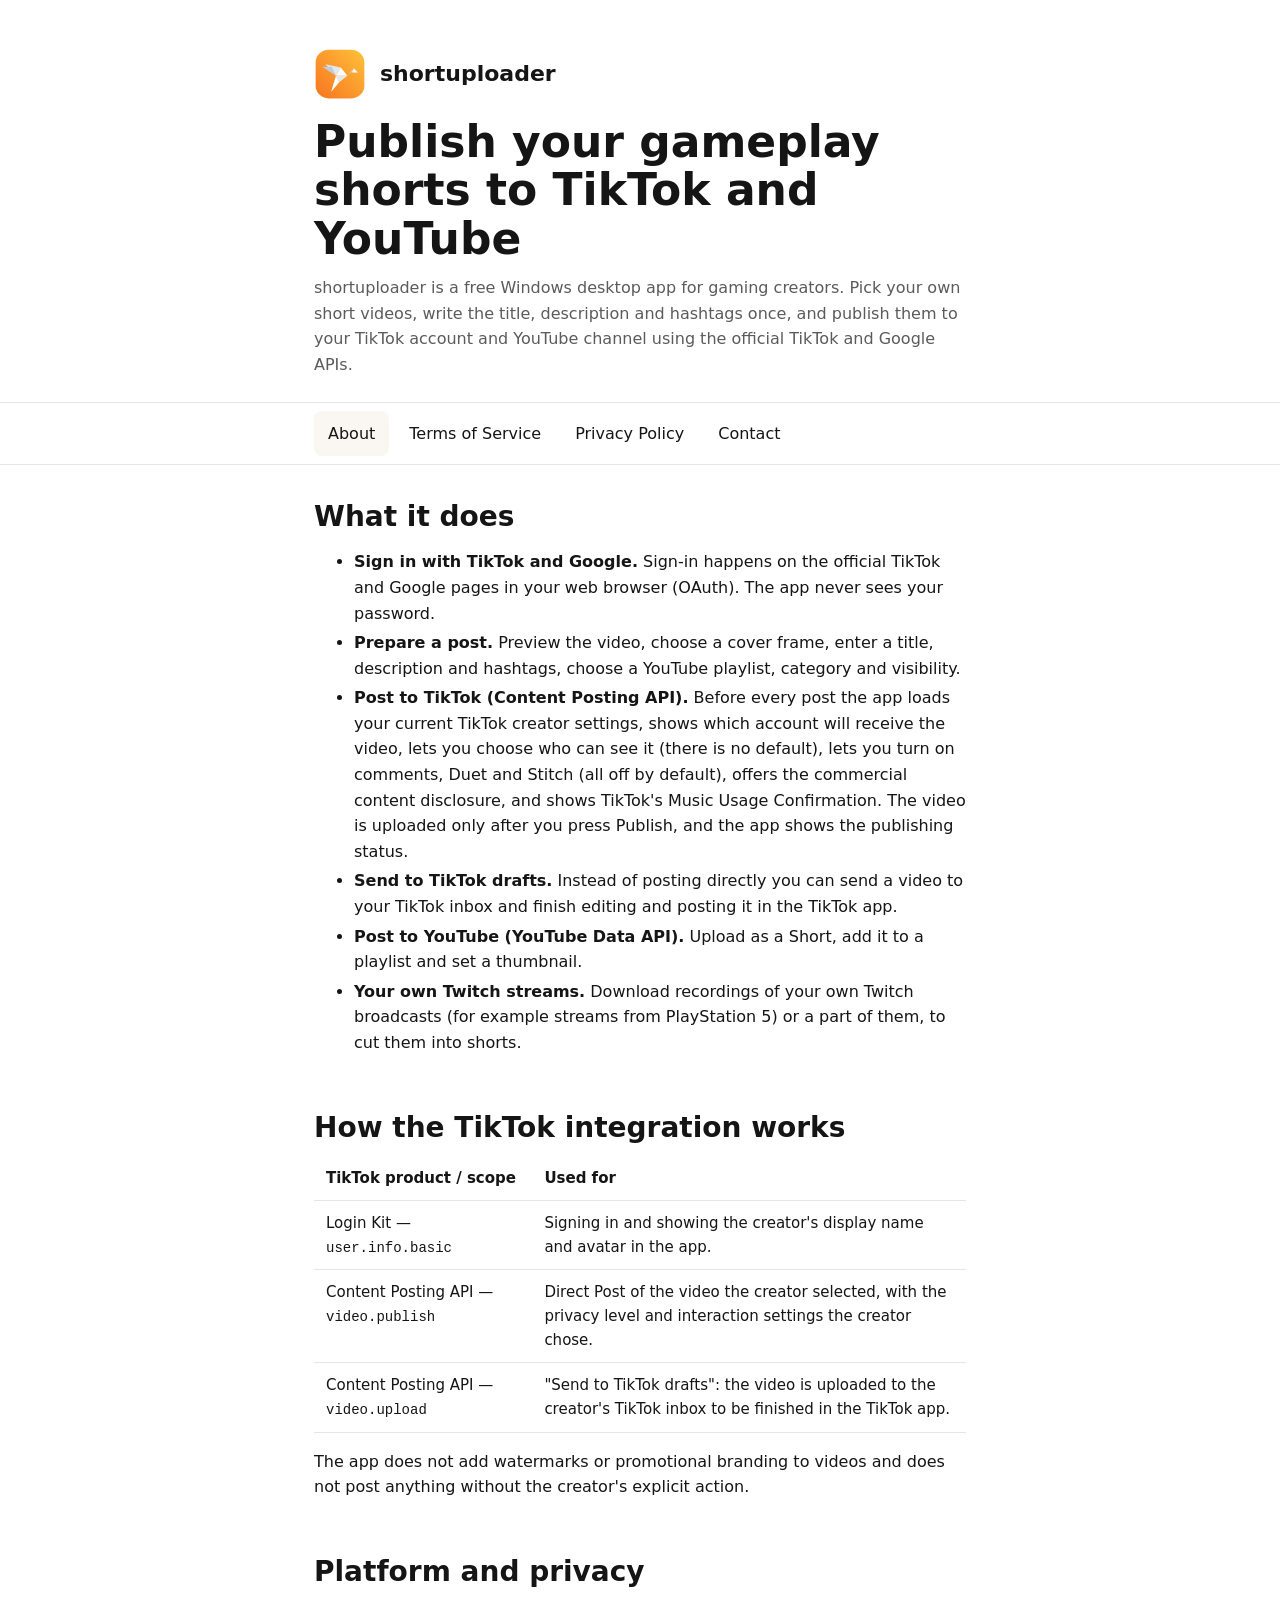
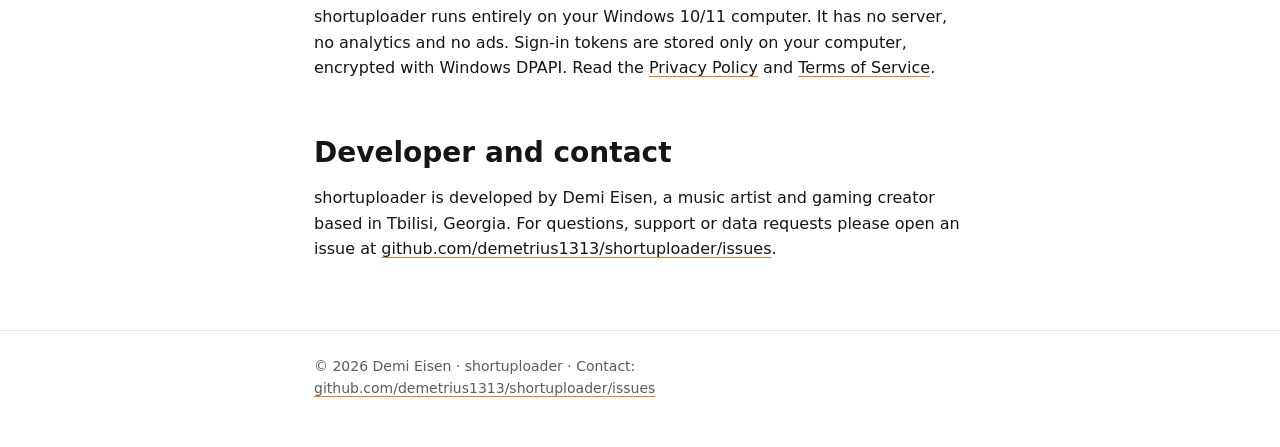
<file: index.html>
<!DOCTYPE html>
<html lang="en">
<head>
<meta charset="utf-8">
<meta name="viewport" content="width=device-width, initial-scale=1">
<title>shortuploader — publish gameplay shorts to TikTok and YouTube</title>
<link rel="stylesheet" href="style.css">
</head>
<body>
<header><div class="wrap">
<a class="brand" href="./"><svg width="52" height="52" viewBox="0 0 64 64" aria-hidden="true"><defs><linearGradient id="g" x1="0" y1="1" x2="1" y2="0"><stop offset="0" stop-color="#f7741f"/><stop offset="1" stop-color="#ffc23a"/></linearGradient></defs><rect x="2" y="2" width="60" height="60" rx="16" fill="url(#g)"/><polygon points="14,20 33,24 27,34" fill="#e3e8ee"/><polygon points="10,23 22,23 27,34" fill="#c3ccd6"/><polygon points="33,24 41,34 27,34" fill="#ffffff"/><polygon points="41,34 47,27 52,27 44,31" fill="#c9d1da"/><polygon points="49,25 54,30 47,30" fill="#ffffff"/><polygon points="27,34 41,34 31,42" fill="#e3e8ee"/><polygon points="27,34 31,42 21,54" fill="#ffffff"/></svg><b>shortuploader</b></a>
<h1>Publish your gameplay shorts to TikTok and YouTube</h1>
<p class="lede">shortuploader is a free Windows desktop app for gaming creators. Pick your own short videos, write the title, description and hashtags once, and publish them to your TikTok account and YouTube channel using the official TikTok and Google APIs.</p>
</div></header>
<nav aria-label="Site"><div class="wrap">
<a href="./" aria-current="page">About</a>
<a href="terms.html">Terms of Service</a>
<a href="privacy.html">Privacy Policy</a>
<a href="https://github.com/demetrius1313/shortuploader/issues">Contact</a>
</div></nav>
<main class="wrap">
<section>
<h2>What it does</h2>
<ul>
<li><strong>Sign in with TikTok and Google.</strong> Sign-in happens on the official TikTok and Google pages in your web browser (OAuth). The app never sees your password.</li>
<li><strong>Prepare a post.</strong> Preview the video, choose a cover frame, enter a title, description and hashtags, choose a YouTube playlist, category and visibility.</li>
<li><strong>Post to TikTok (Content Posting API).</strong> Before every post the app loads your current TikTok creator settings, shows which account will receive the video, lets you choose who can see it (there is no default), lets you turn on comments, Duet and Stitch (all off by default), offers the commercial content disclosure, and shows TikTok's Music Usage Confirmation. The video is uploaded only after you press Publish, and the app shows the publishing status.</li>
<li><strong>Send to TikTok drafts.</strong> Instead of posting directly you can send a video to your TikTok inbox and finish editing and posting it in the TikTok app.</li>
<li><strong>Post to YouTube (YouTube Data API).</strong> Upload as a Short, add it to a playlist and set a thumbnail.</li>
<li><strong>Your own Twitch streams.</strong> Download recordings of your own Twitch broadcasts (for example streams from PlayStation 5) or a part of them, to cut them into shorts.</li>
</ul>
</section>
<section>
<h2>How the TikTok integration works</h2>
<table>
<tr><th>TikTok product / scope</th><th>Used for</th></tr>
<tr><td>Login Kit — <code>user.info.basic</code></td><td>Signing in and showing the creator's display name and avatar in the app.</td></tr>
<tr><td>Content Posting API — <code>video.publish</code></td><td>Direct Post of the video the creator selected, with the privacy level and interaction settings the creator chose.</td></tr>
<tr><td>Content Posting API — <code>video.upload</code></td><td>"Send to TikTok drafts": the video is uploaded to the creator's TikTok inbox to be finished in the TikTok app.</td></tr>
</table>
<p>The app does not add watermarks or promotional branding to videos and does not post anything without the creator's explicit action.</p>
</section>
<section>
<h2>Platform and privacy</h2>
<p>shortuploader runs entirely on your Windows 10/11 computer. It has no server, no analytics and no ads. Sign-in tokens are stored only on your computer, encrypted with Windows DPAPI. Read the <a href="privacy.html">Privacy Policy</a> and <a href="terms.html">Terms of Service</a>.</p>
</section>
<section>
<h2>Developer and contact</h2>
<p>shortuploader is developed by Demi Eisen, a music artist and gaming creator based in Tbilisi, Georgia. For questions, support or data requests please open an issue at <a href="https://github.com/demetrius1313/shortuploader/issues">github.com/demetrius1313/shortuploader/issues</a>.</p>
</section>
</main>
<footer><div class="wrap">© 2026 Demi Eisen · shortuploader · Contact: <a href="https://github.com/demetrius1313/shortuploader/issues">github.com/demetrius1313/shortuploader/issues</a></div></footer>
</body>
</html>
</file>
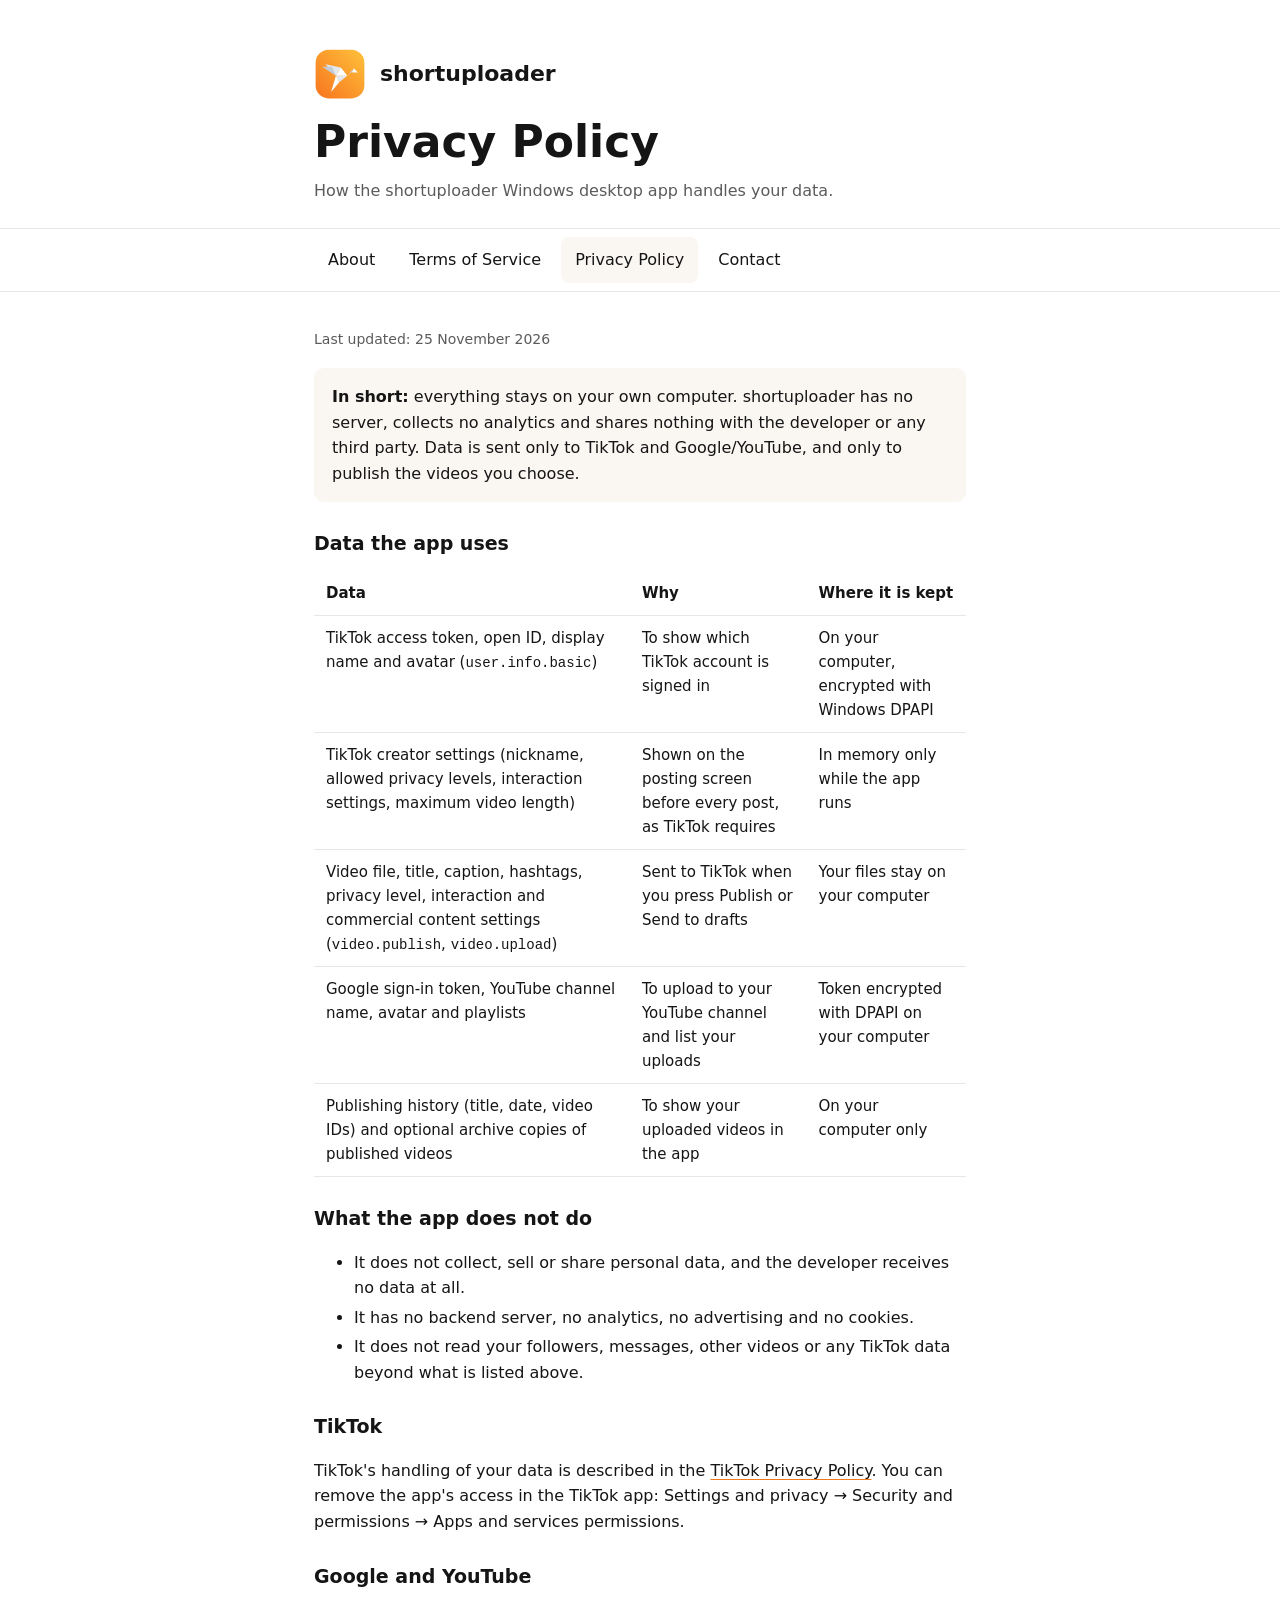
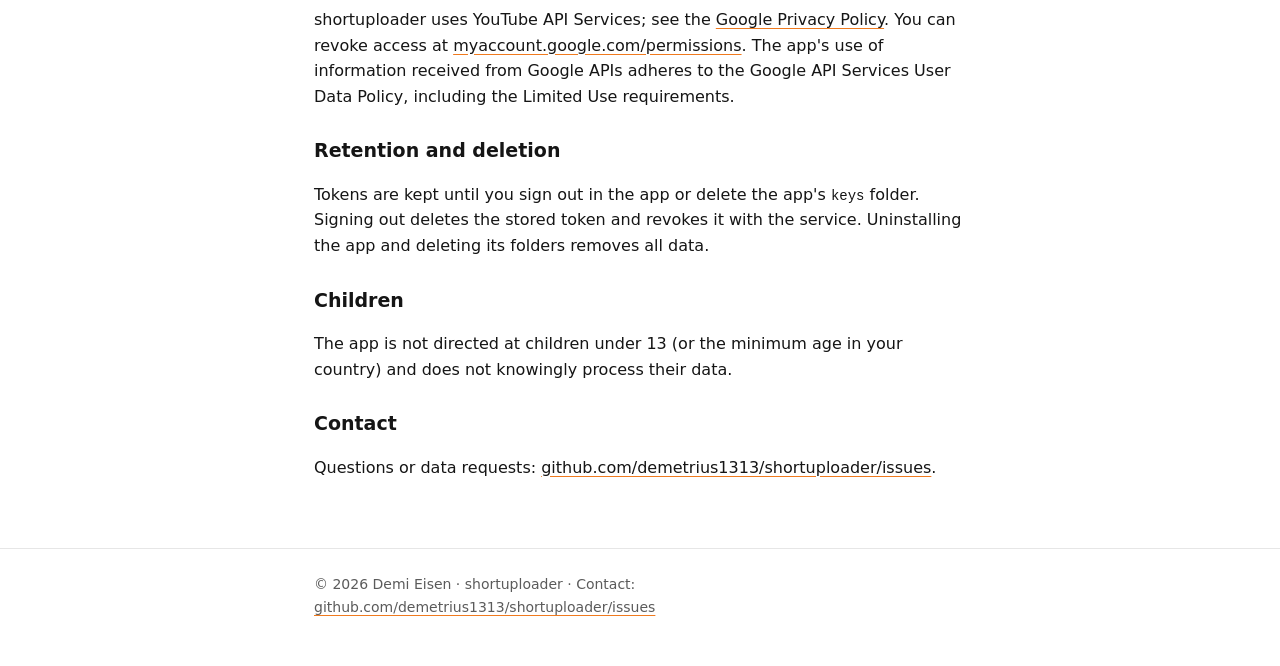
<file: privacy.html>
<!DOCTYPE html>
<html lang="en">
<head>
<meta charset="utf-8">
<meta name="viewport" content="width=device-width, initial-scale=1">
<title>shortuploader — Privacy Policy</title>
<link rel="stylesheet" href="style.css">
</head>
<body>
<header><div class="wrap">
<a class="brand" href="./"><svg width="52" height="52" viewBox="0 0 64 64" aria-hidden="true"><defs><linearGradient id="g" x1="0" y1="1" x2="1" y2="0"><stop offset="0" stop-color="#f7741f"/><stop offset="1" stop-color="#ffc23a"/></linearGradient></defs><rect x="2" y="2" width="60" height="60" rx="16" fill="url(#g)"/><polygon points="14,20 33,24 27,34" fill="#e3e8ee"/><polygon points="10,23 22,23 27,34" fill="#c3ccd6"/><polygon points="33,24 41,34 27,34" fill="#ffffff"/><polygon points="41,34 47,27 52,27 44,31" fill="#c9d1da"/><polygon points="49,25 54,30 47,30" fill="#ffffff"/><polygon points="27,34 41,34 31,42" fill="#e3e8ee"/><polygon points="27,34 31,42 21,54" fill="#ffffff"/></svg><b>shortuploader</b></a>
<h1>Privacy Policy</h1>
<p class="lede">How the shortuploader Windows desktop app handles your data.</p>
</div></header>
<nav aria-label="Site"><div class="wrap">
<a href="./">About</a>
<a href="terms.html">Terms of Service</a>
<a href="privacy.html" aria-current="page">Privacy Policy</a>
<a href="https://github.com/demetrius1313/shortuploader/issues">Contact</a>
</div></nav>
<main class="wrap">
<section>
<p class="updated">Last updated: 25 November 2026</p>
<div class="note"><strong>In short:</strong> everything stays on your own computer. shortuploader has no server, collects no analytics and shares nothing with the developer or any third party. Data is sent only to TikTok and Google/YouTube, and only to publish the videos you choose.</div>
<h3>Data the app uses</h3>
<table>
<tr><th>Data</th><th>Why</th><th>Where it is kept</th></tr>
<tr><td>TikTok access token, open ID, display name and avatar (<code>user.info.basic</code>)</td><td>To show which TikTok account is signed in</td><td>On your computer, encrypted with Windows DPAPI</td></tr>
<tr><td>TikTok creator settings (nickname, allowed privacy levels, interaction settings, maximum video length)</td><td>Shown on the posting screen before every post, as TikTok requires</td><td>In memory only while the app runs</td></tr>
<tr><td>Video file, title, caption, hashtags, privacy level, interaction and commercial content settings (<code>video.publish</code>, <code>video.upload</code>)</td><td>Sent to TikTok when you press Publish or Send to drafts</td><td>Your files stay on your computer</td></tr>
<tr><td>Google sign-in token, YouTube channel name, avatar and playlists</td><td>To upload to your YouTube channel and list your uploads</td><td>Token encrypted with DPAPI on your computer</td></tr>
<tr><td>Publishing history (title, date, video IDs) and optional archive copies of published videos</td><td>To show your uploaded videos in the app</td><td>On your computer only</td></tr>
</table>
<h3>What the app does not do</h3>
<ul>
<li>It does not collect, sell or share personal data, and the developer receives no data at all.</li>
<li>It has no backend server, no analytics, no advertising and no cookies.</li>
<li>It does not read your followers, messages, other videos or any TikTok data beyond what is listed above.</li>
</ul>
<h3>TikTok</h3>
<p>TikTok's handling of your data is described in the <a href="https://www.tiktok.com/legal/page/global/privacy-policy/en">TikTok Privacy Policy</a>. You can remove the app's access in the TikTok app: Settings and privacy → Security and permissions → Apps and services permissions.</p>
<h3>Google and YouTube</h3>
<p>shortuploader uses YouTube API Services; see the <a href="https://policies.google.com/privacy">Google Privacy Policy</a>. You can revoke access at <a href="https://myaccount.google.com/permissions">myaccount.google.com/permissions</a>. The app's use of information received from Google APIs adheres to the Google API Services User Data Policy, including the Limited Use requirements.</p>
<h3>Retention and deletion</h3>
<p>Tokens are kept until you sign out in the app or delete the app's <code>keys</code> folder. Signing out deletes the stored token and revokes it with the service. Uninstalling the app and deleting its folders removes all data.</p>
<h3>Children</h3>
<p>The app is not directed at children under 13 (or the minimum age in your country) and does not knowingly process their data.</p>
<h3>Contact</h3>
<p>Questions or data requests: <a href="https://github.com/demetrius1313/shortuploader/issues">github.com/demetrius1313/shortuploader/issues</a>.</p>
</section>
</main>
<footer><div class="wrap">© 2026 Demi Eisen · shortuploader · Contact: <a href="https://github.com/demetrius1313/shortuploader/issues">github.com/demetrius1313/shortuploader/issues</a></div></footer>
</body>
</html>
</file>
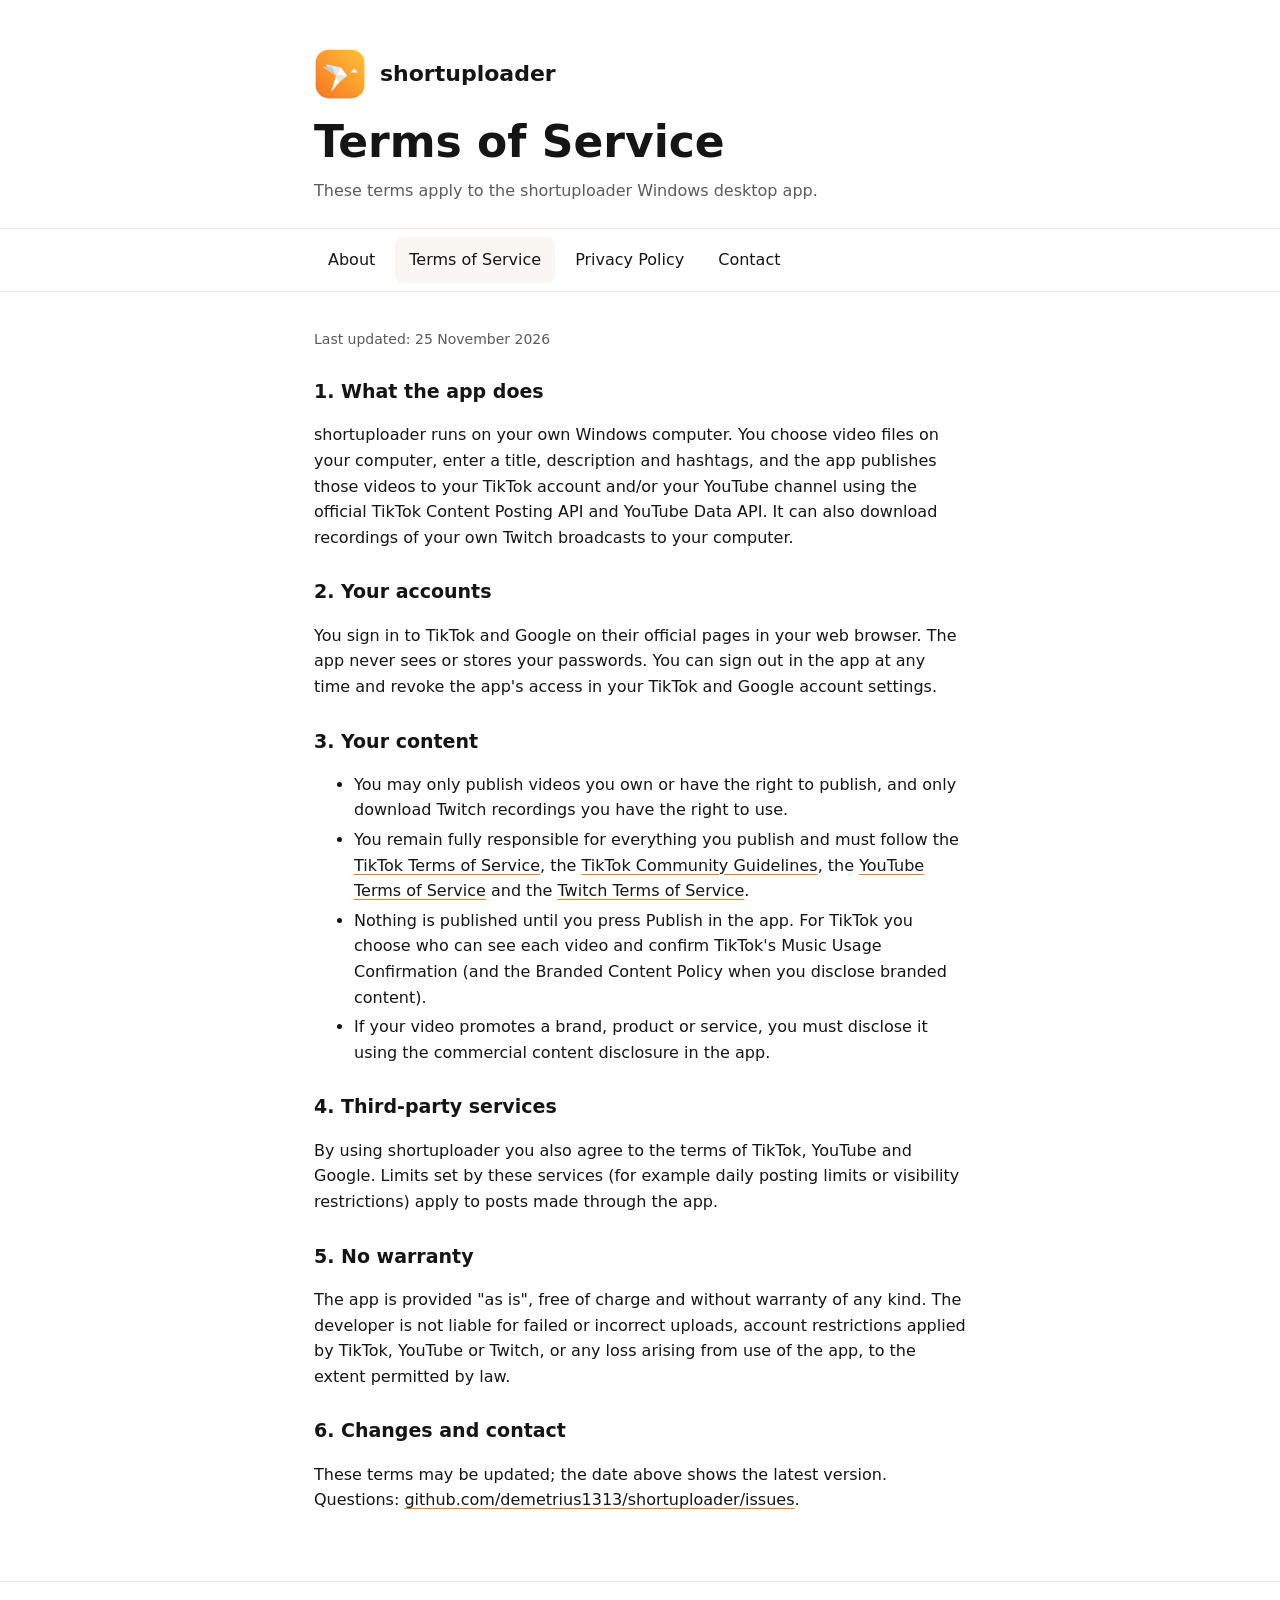
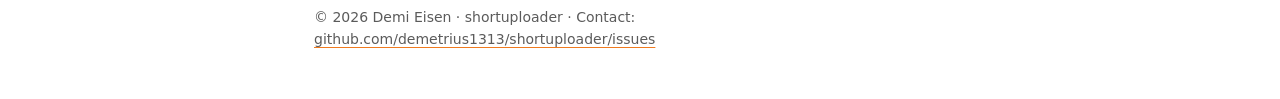
<file: terms.html>
<!DOCTYPE html>
<html lang="en">
<head>
<meta charset="utf-8">
<meta name="viewport" content="width=device-width, initial-scale=1">
<title>shortuploader — Terms of Service</title>
<link rel="stylesheet" href="style.css">
</head>
<body>
<header><div class="wrap">
<a class="brand" href="./"><svg width="52" height="52" viewBox="0 0 64 64" aria-hidden="true"><defs><linearGradient id="g" x1="0" y1="1" x2="1" y2="0"><stop offset="0" stop-color="#f7741f"/><stop offset="1" stop-color="#ffc23a"/></linearGradient></defs><rect x="2" y="2" width="60" height="60" rx="16" fill="url(#g)"/><polygon points="14,20 33,24 27,34" fill="#e3e8ee"/><polygon points="10,23 22,23 27,34" fill="#c3ccd6"/><polygon points="33,24 41,34 27,34" fill="#ffffff"/><polygon points="41,34 47,27 52,27 44,31" fill="#c9d1da"/><polygon points="49,25 54,30 47,30" fill="#ffffff"/><polygon points="27,34 41,34 31,42" fill="#e3e8ee"/><polygon points="27,34 31,42 21,54" fill="#ffffff"/></svg><b>shortuploader</b></a>
<h1>Terms of Service</h1>
<p class="lede">These terms apply to the shortuploader Windows desktop app.</p>
</div></header>
<nav aria-label="Site"><div class="wrap">
<a href="./">About</a>
<a href="terms.html" aria-current="page">Terms of Service</a>
<a href="privacy.html">Privacy Policy</a>
<a href="https://github.com/demetrius1313/shortuploader/issues">Contact</a>
</div></nav>
<main class="wrap">
<section>
<p class="updated">Last updated: 25 November 2026</p>
<h3>1. What the app does</h3>
<p>shortuploader runs on your own Windows computer. You choose video files on your computer, enter a title, description and hashtags, and the app publishes those videos to your TikTok account and/or your YouTube channel using the official TikTok Content Posting API and YouTube Data API. It can also download recordings of your own Twitch broadcasts to your computer.</p>
<h3>2. Your accounts</h3>
<p>You sign in to TikTok and Google on their official pages in your web browser. The app never sees or stores your passwords. You can sign out in the app at any time and revoke the app's access in your TikTok and Google account settings.</p>
<h3>3. Your content</h3>
<ul>
<li>You may only publish videos you own or have the right to publish, and only download Twitch recordings you have the right to use.</li>
<li>You remain fully responsible for everything you publish and must follow the <a href="https://www.tiktok.com/legal/page/global/terms-of-service/en">TikTok Terms of Service</a>, the <a href="https://www.tiktok.com/community-guidelines">TikTok Community Guidelines</a>, the <a href="https://www.youtube.com/t/terms">YouTube Terms of Service</a> and the <a href="https://www.twitch.tv/p/legal/terms-of-service/">Twitch Terms of Service</a>.</li>
<li>Nothing is published until you press Publish in the app. For TikTok you choose who can see each video and confirm TikTok's Music Usage Confirmation (and the Branded Content Policy when you disclose branded content).</li>
<li>If your video promotes a brand, product or service, you must disclose it using the commercial content disclosure in the app.</li>
</ul>
<h3>4. Third-party services</h3>
<p>By using shortuploader you also agree to the terms of TikTok, YouTube and Google. Limits set by these services (for example daily posting limits or visibility restrictions) apply to posts made through the app.</p>
<h3>5. No warranty</h3>
<p>The app is provided "as is", free of charge and without warranty of any kind. The developer is not liable for failed or incorrect uploads, account restrictions applied by TikTok, YouTube or Twitch, or any loss arising from use of the app, to the extent permitted by law.</p>
<h3>6. Changes and contact</h3>
<p>These terms may be updated; the date above shows the latest version. Questions: <a href="https://github.com/demetrius1313/shortuploader/issues">github.com/demetrius1313/shortuploader/issues</a>.</p>
</section>
</main>
<footer><div class="wrap">© 2026 Demi Eisen · shortuploader · Contact: <a href="https://github.com/demetrius1313/shortuploader/issues">github.com/demetrius1313/shortuploader/issues</a></div></footer>
</body>
</html>
</file>
<file: style.css>
:root{color-scheme:light dark;--bg:light-dark(#ffffff,#141414);--ink:light-dark(#151515,#ececec);--muted:light-dark(#5b5b5b,#a6a6a6);--rule:light-dark(#e6e6e6,#2c2c2c);--accent:#f07a1e;--panel:light-dark(#faf7f3,#1c1a18)}
*{box-sizing:border-box;min-width:0}
body{margin:0;background:var(--bg);color:var(--ink);font:16px/1.6 system-ui,-apple-system,"Segoe UI",Roboto,sans-serif}
.wrap{max-width:780px;margin:0 auto;padding:0 max(5vw,16px)}
header{padding:48px 0 24px;border-bottom:1px solid var(--rule)}
.brand{display:flex;align-items:center;gap:14px;margin-bottom:18px;text-decoration:none;color:inherit}
.brand img{width:52px;height:52px;border-radius:12px}
.brand b{font-size:22px}
h1{font-size:clamp(30px,5vw,44px);line-height:1.1;margin:0 0 12px}
.lede{color:var(--muted);margin:0;max-width:64ch}
nav{position:sticky;top:0;background:var(--bg);border-bottom:1px solid var(--rule)}
nav .wrap{display:flex;gap:6px;flex-wrap:wrap;padding-block:8px}
nav a{color:var(--ink);text-decoration:none;padding:10px 14px;border-radius:8px;font-weight:500}
nav a:hover,nav a[aria-current]{background:var(--panel)}
section{padding:36px 0 4px}
h2{font-size:28px;line-height:1.15;margin:0 0 8px}
h3{font-size:19px;margin:26px 0 8px}
.updated{color:var(--muted);font-size:14px;margin:0 0 18px}
p,li{max-width:70ch}
li{margin:4px 0}
a{color:inherit;text-decoration-color:var(--accent);text-underline-offset:3px}
.note{background:var(--panel);border-radius:10px;padding:16px 18px;margin:18px 0}
table{width:100%;border-collapse:collapse;margin:12px 0;font-size:15px}
th,td{text-align:left;vertical-align:top;padding:10px 12px;border-bottom:1px solid var(--rule)}
code{font-size:14px}
footer{border-top:1px solid var(--rule);margin-top:48px;padding:24px 0 48px;color:var(--muted);font-size:14px}
</file>
